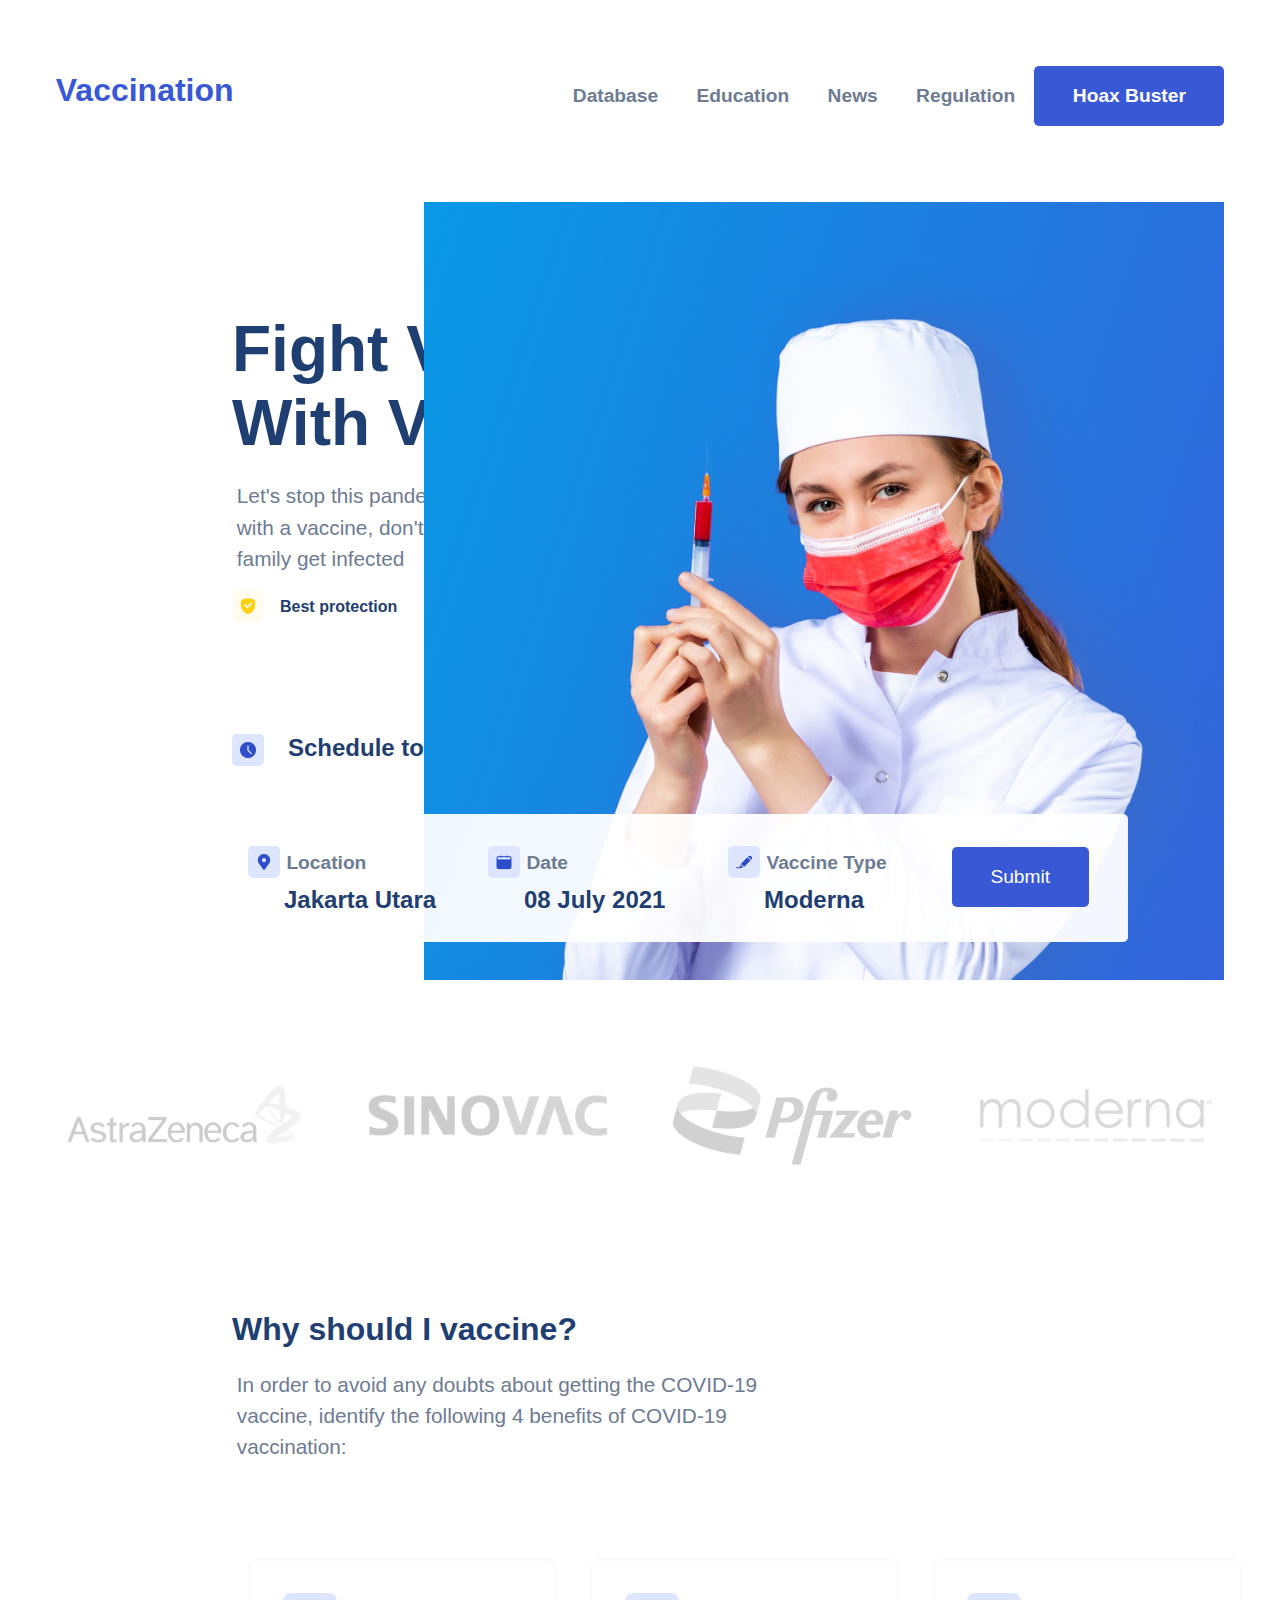
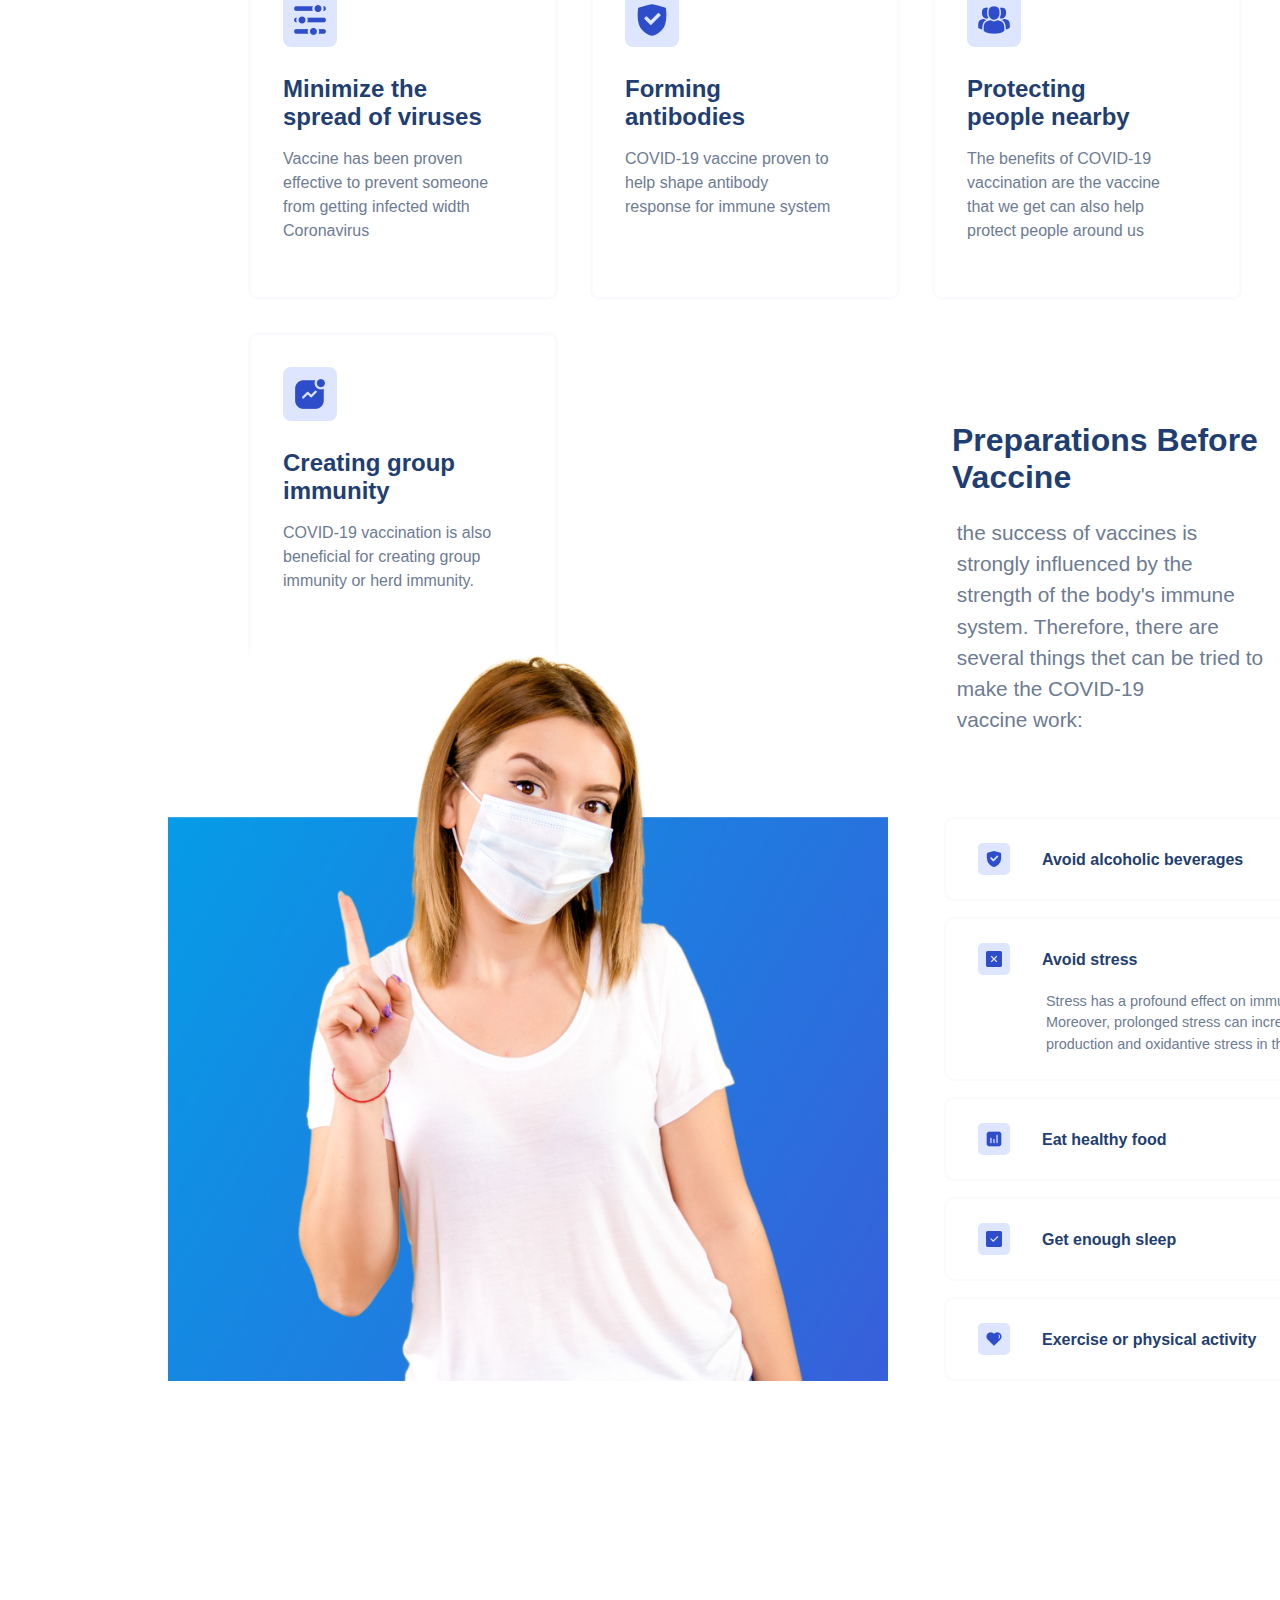
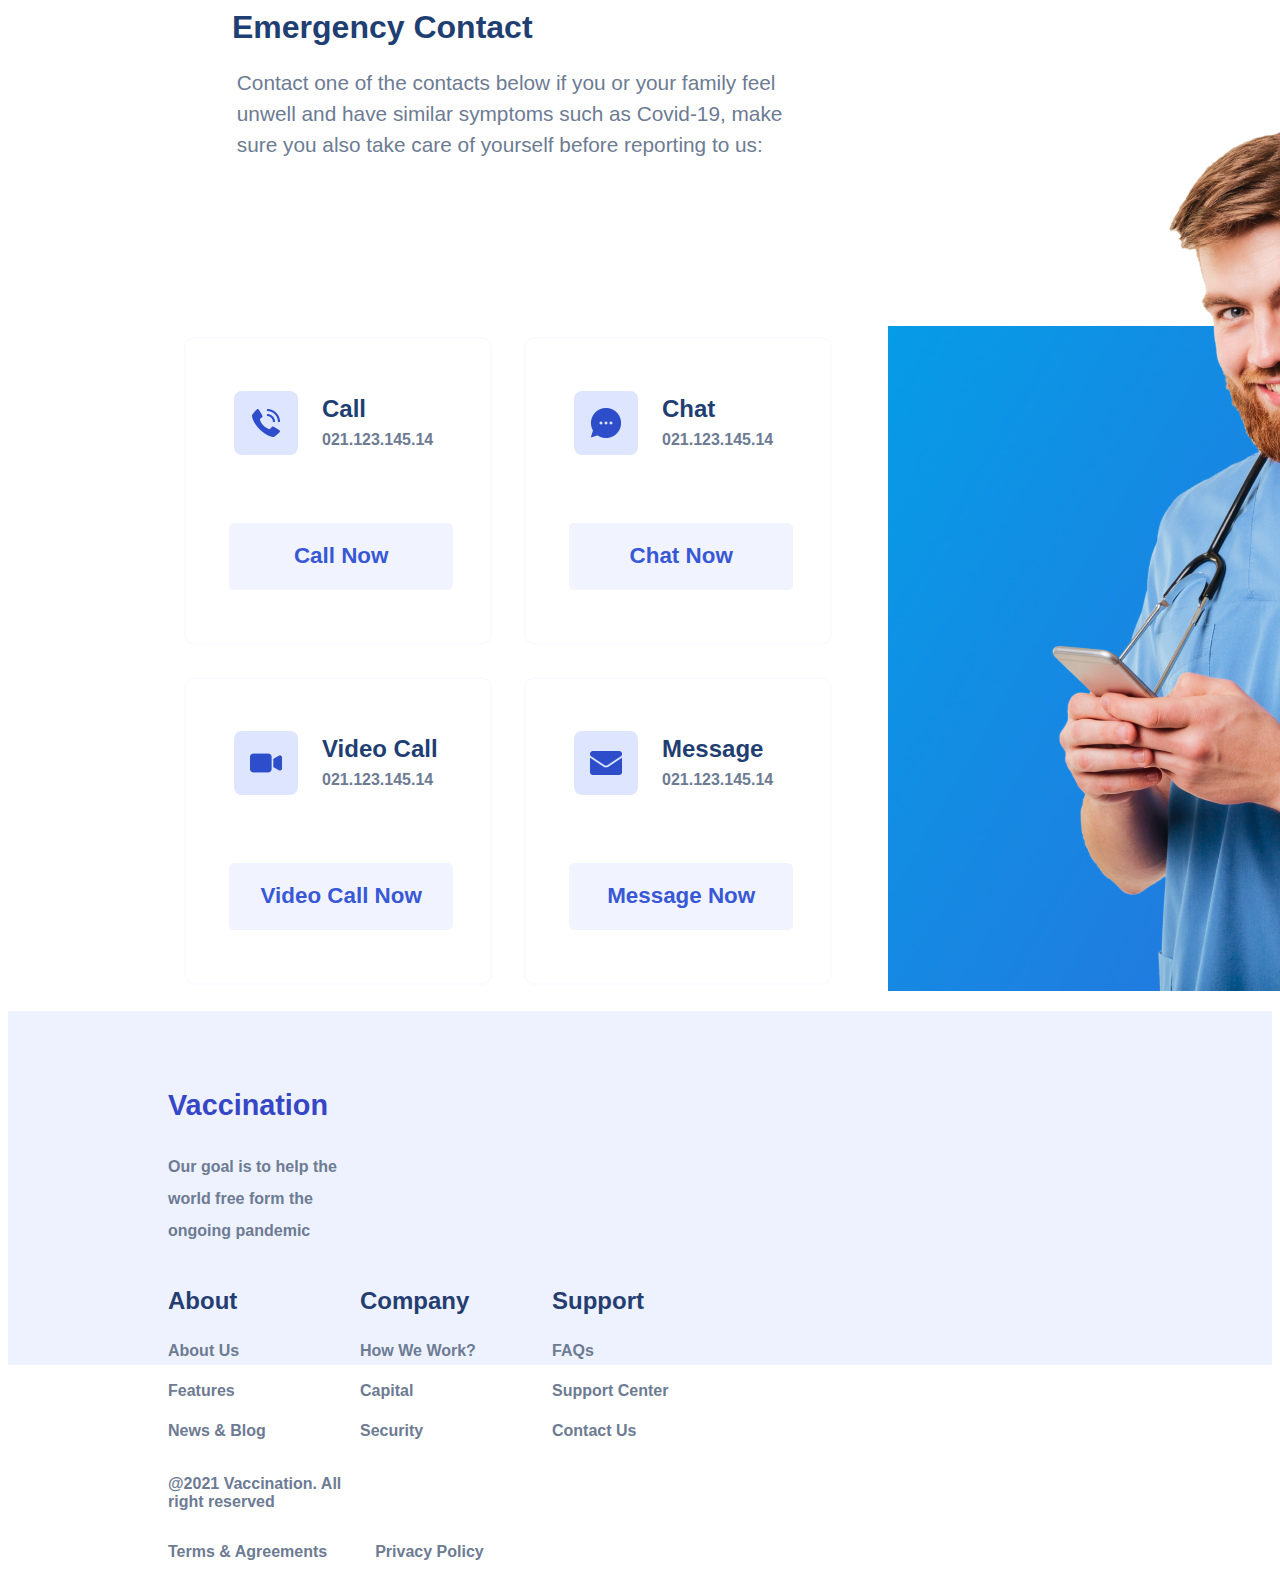
<file: 03 - CSS/index.html>
<!DOCTYPE html>
<html lang="en">
<head>
    <meta charset="UTF-8">
    <meta http-equiv="X-UA-Compatible" content="IE=edge">
    <meta name="viewport" content="width=device-width, initial-scale=1.0">
    <title>Vaccination</title>
    <link rel="stylesheet" href="./style.css">
</head>

<body>
    <div class="center">
        <p class="home">Vaccination</p>
        <p class="item">Database</p>
        <p class="item">Education</p>
        <p class="item">News</p>
        <p class="item">Regulation</p>
        <button class="menuButton">Hoax Buster</button>
    </div>

    <section>
        <h1 class="title">Fight Virus<br>With Vaccines</h1>
        <p class="description">Let's stop this pandemic by killing the virus<br>with a vaccine, don't let yourself and your<br>family get infected</p>
        <div class="info">
            <img src="./images/shield.png" alt="shield" class="icon1">
            <p class="icon1Text">Best protection</p>
            <img src="./images/star.png" alt="star" class="icon1">
            <p class="icon1Text">Selected Vaccines</p>
        </div>
    </section>

    <section class="schedule">
        <img src="./images/clock.png" alt="clock" class="icon2">
        <p class="icon2Text">Schedule tour vaccinations</p>
        <div class="request">
            <div class="reqOpt">
                <img src="./images/location.png" alt="location" class="icon2">
                <p class="reqOptTitle">Location</p>
                <p class="reqOptText">Jakarta Utara</p>
            </div>
            <div class="reqOpt">
                <img src="./images/calendar.png" alt="calendar" class="icon2">
                <p class="reqOptTitle">Date</p>
                <p class="reqOptText">08 July 2021</p>
            </div>
            <div class="reqOpt">
                <img src="./images/pencil.png" alt="pencil" class="icon2">
                <p class="reqOptTitle">Vaccine Type</p>
                <p class="reqOptText">Moderna</p>
            </div>
            <button class="reqButton">Submit</button>
        </div>
    </section>

    <div>
        <img src="./images/1.png" alt="doctor1" class="doctor1">
    </div>

    <div class="center">
        <img src="./images/astrazeneca.png" alt="Astrazeneca" class="brand">
        <img src="./images/sinovac.png" alt="Sinovac" class="brand">
        <img src="./images/pfizer.png" alt="Pfizer" class="brand">
        <img src="./images/moderna.png" alt="Moderna" class="brand">
    </div>

    <section>
        <h2 class="title2">Why should I vaccine?</h2>
        <p class="description">In order to avoid any doubts about getting the COVID-19<br>vaccine, identify the following 4 benefits of COVID-19<br>vaccination:</p>
    </section>

    <section class="reasons">
        <div class="reason">
            <img src="./images/options.png" alt="options" class="icon3">
            <p class="reasonTitle">Minimize the<br>spread of viruses</p>
            <p class="reasonText">Vaccine has been proven<br>effective to prevent someone<br>from getting infected width<br>Coronavirus</p>
        </div>
        <div class="reason">
            <img src="./images/shieldblue.png" alt="shieldblue" class="icon3">
            <p class="reasonTitle">Forming<br>antibodies</p>
            <p class="reasonText">COVID-19 vaccine proven to<br>help shape antibody<br>response for immune system</p>
        </div>
        <div class="reason">
            <img src="./images/group.png" alt="group" class="icon3">
            <p class="reasonTitle">Protecting<br>people nearby</p>
            <p class="reasonText">The benefits of COVID-19<br>vaccination are the vaccine<br>that we get can also help<br>protect people around us</p>
        </div>
        <div class="reason">
            <img src="./images/app.png" alt="app" class="icon3">
            <p class="reasonTitle">Creating group<br>immunity</p>
            <p class="reasonText">COVID-19 vaccination is also<br>beneficial for creating group<br>immunity or herd immunity.</p>
        </div>
    </section>

    <section class="title3">
        <h2 class="title2">Preparations Before Vaccine</h2>
        <p class="description">the success of vaccines is strongly influenced by the<br>strength of the body's immune system. Therefore, there are<br>several things thet can be tried to make the COVID-19<br>vaccine work:</p>
    </section>

    <div>
        <img src="./images/2.png" alt="doctor2" class="doctor2">
    </div>

    <section class="preparation">
        <div class="step">
            <img src="./images/shieldblue.png" alt="shield" class="stepIcon">
            <p class="stepTitle">Avoid alcoholic beverages</p>
            <img src="./images/more.png" alt="more" class="moreIcon">
        </div>
        <div class="stepExpanded">
            <img src="./images/cross.png" alt="cross" class="stepIcon">
            <p class="stepTitle">Avoid stress</p>
            <img src="./images/more.png" alt="more" class="moreExp">
            <p class="stepText">Stress has a profound effect on immune work.<br>Moreover, prolonged stress can increase cortisol<br>production and oxidantive stress in the body.</p>
        </div>
        <div class="step">
            <img src="./images/bars.png" alt="bars" class="stepIcon">
            <p class="stepTitle">Eat healthy food</p>
            <img src="./images/more.png" alt="more" class="moreIcon">
        </div>
        <div class="step">
            <img src="./images/check.png" alt="check" class="stepIcon">
            <p class="stepTitle">Get enough sleep</p>
            <img src="./images/more.png" alt="more" class="moreIcon">
        </div>
        <div class="step">
            <img src="./images/heart.png" alt="heart" class="stepIcon">
            <p class="stepTitle">Exercise or physical activity</p>
            <img src="./images/more.png" alt="more" class="moreIcon">
        </div>
    </section>

    <section class="title4">
        <h2 class="title2">Emergency Contact</h2>
        <p class="description">Contact one of the contacts below if you or your family feel<br>unwell and have similar symptoms such as Covid-19, make<br>sure you also take care of yourself before reporting to us:</p>
    </section>

    <section class="contact">
        <div class="contactOpt">
            <img src="./images/call.png" alt="call" class="icon4">
            <p class="contactTitle">Call</p>
            <p class="contactText">021.123.145.14</p>
            <button class="contactButton">Call Now</button>
        </div>
        <div class="contactOpt">
            <img src="./images/chat.png" alt="chat" class="icon4">
            <p class="contactTitle">Chat</p>
            <p class="contactText">021.123.145.14</p>
            <button class="contactButton">Chat Now</button>
        </div>
        <div class="contactOpt">
            <img src="./images/videocall.png" alt="videocall" class="icon4">
            <p class="contactTitle">Video Call</p>
            <p class="contactText">021.123.145.14</p>
            <button class="contactButton">Video Call Now</button>
        </div>
        <div class="contactOpt">
            <img src="./images/message.png" alt="message" class="icon4">
            <p class="contactTitle">Message</p>
            <p class="contactText">021.123.145.14</p>
            <button class="contactButton">Message Now</button>
        </div>
    </section>

    <div class="doctor3">
        <img src="./images/3.png" alt="doctor3">
    </div>

    <section class="footer">
        <div class="space">
            <p>‎</p>
        </div>
        <div class="company">
            <div class="goal">
                <p class="goalTitle">Vaccination</p>
                <p class="goalText">Our goal is to help the<br>world free form the<br>ongoing pandemic</p>
            </div>

            <div class="links">
                <p class="linksTitle">About</p>
                <p class="linksText">About Us</p>
                <p class="linksText">Features</p>
                <p class="linksText">News & Blog</p>
            </div>

            <div class="links">
                <p class="linksTitle">Company</p>
                <p class="linksText">How We Work?</p>
                <p class="linksText">Capital</p>
                <p class="linksText">Security</p>
            </div>

            <div class="links">
                <p class="linksTitle">Support</p>
                <p class="linksText">FAQs</p>
                <p class="linksText">Support Center</p>
                <p class="linksText">Contact Us</p>
            </div>
        </div>

        <div class="bottom">
            <p class="bottom1">@2021 Vaccination. All right reserved</p>
            <p class="bottom2">Terms & Agreements</p>
            <p class="bottom2">Privacy Policy</p>
        </div>
    </section>
</body>



</html>
</file>
<file: 03 - CSS/style.css>
*{
    font-family:Arial, Helvetica, sans-serif;
}

.center{
    justify-content: center;
    display: flex;
}

.home{
    color:#3858d6;
    font-weight: bold;
    font-size: 200%;
    margin: 0 10em 0 0;
    padding: 2em 0;
}

.item{
    color:#6d7b93;
    font-weight: bold;
    font-size: 120%;
    margin: 0 1em;
    padding: 4em 0;
}

.menuButton{
    color: white;
    font-weight: bold;
    font-size: 120%;
    margin: 3em 0;
    padding: 1em 2em;
    border: none;
    border-radius: 5px;
    background: #3858d6;
}

.title{
    color: #1f3e72;
    font-weight: 900;
    font-size: 400%;
    margin: 2em 0 0 3.5em;
}
.description{
    color: #6d7b93;
    font-weight: normal;
    font-size: 130%;
    margin: 1em 0 0 11em;
    line-height: 150%;
}

.info{
    margin: 1em 0 0 14em;
}

.icon1{
    width: 1em;
    height: 1em;
    padding: 0.5em;
    background-color: #fffbef;
    border-radius: 5px;
    float: left;
}

.icon1Text{
    width: 20em;
    color: #1f3e72;
    font-weight:bold;
    font-size: 100%;
    margin: 0.5em -10em 0 0;
    padding: 0 0 0 1em;
    float: left;
}

.schedule{
    margin: 10em 0 0 14em;
}

.icon2{
    width: 1em;
    height: 1em;
    padding: 0.5em;
    background-color: #dde5ff;
    border-radius: 5px;
    float: left;
}

.icon2Text{
    width: 20em;
    color: #1f3e72;
    font-weight:bold;
    font-size: 150%;
    margin: 0 0 0 0;
    padding: 0 0 0 1em;
    float: left;
}

.request{
    width: 56em;
    height: 8em;
    margin: 5em 0 0 0;
    background-color: rgba(255, 255, 255, 0.95);
    border-radius: 5px;
    position: absolute;
}

.reqOpt{
    width: 14em;
    margin: 2em 0 0 1em;
    float: left;
}

.reqOptTitle{
    color:#6d7b93;
    font-weight:bold;
    font-size: 120%;
    margin: 0.3em 0 0 2em;
}

.reqOptText{
    color: #1f3e72;
    font-weight:bold;
    font-size: 150%;
    margin: 0.5em 0 0 1.5em;

}

.reqButton{
    color: white;
    font-size: 120%;
    margin: 1.7em 0;
    padding: 1em 2em;
    border: none;
    border-radius: 5px;
    background: #3858d6;
}

.doctor1{
    width: 50em;
    margin: -35em 0 0 10em;
}

.brand{
    width: 15em;
    padding: 4em 2em;
    filter: opacity(0.2) grayscale(1);
    margin: auto 0%;
}

.title2{
    color: #1f3e72;
    font-weight: 900;
    font-size: 200%;
    margin: 2em 0 0 7em;
}

.reasons{
    margin: 5em 0 0 14em;
}

.reason{
    border: 3px solid #fbfbff;
    width: 15em;
    height: 17em;
    padding: 2em;
    margin: 1em;
    border-radius: 10px;
    float: left;
}

.icon3{
    width:2em;
    height: 2em;
    padding: 0.7em;
    background-color: #dde5ff;
    border-radius: 8px;
}

.reasonTitle{
    color: #1f3e72;
    font-weight:bold;
    font-size: 150%;
    margin: 1em 0 0 0;
}

.reasonText{
    color:#6d7b93;
    font-weight:normal;
    font-size: 100%;
    margin: 1em 0 0 0;
    line-height: 150%;
}

.title3{
    margin: 35em 0 0 45em;
}

.doctor2{
    width: 45em;
    margin: -5em 0 0 10em;
}

.preparation{
    margin: -36em 0 0 58em;
    width: 40em;
}

.step{
    border: 2px solid #fbfbff;
    width: 30em;
    height: 1em;
    padding: 2em;
    margin: 0.5em;
    border-radius: 10px;
    float: left;
}

.stepExpanded{
    border: 2px solid #fbfbff;
    width: 30em;
    height: 6em;
    padding: 2em;
    margin: 0.5em;
    border-radius: 10px;
    float: left;
}

.stepIcon{
    width: 1em;
    height: 1em;
    margin: -0.5em 0 0 0;
    padding: 0.5em;
    background-color: #dde5ff;
    border-radius: 5px;
    float: left;
}

.moreIcon{
    width: 0.5em;
    height: 0.5em;
    margin: -0.2em 0 0 0;
    padding: 0.5em;
    background-color: #dde5ff;
    border-radius: 5px;
    float: right;
}

.moreExp{
    width: 0.5em;
    height: 0.5em;
    margin: -0.2em 0 0 0;
    padding: 0.5em;
    background-color: #dde5ff;
    border-radius: 5px;
    transform: scaleY(-1);
    filter: opacity(0.8) grayscale(1);
    float: right;
}

.stepTitle{
    color: #1f3e72;
    font-weight: bold;
    font-size: 100%;
    margin: 0 0 0 2em;
    float: left;
}

.stepText{
    color: #6d7b93;
    font-weight: normal;
    font-size: 90%;
    margin: 1.5em 0 0 2.5em;
    line-height: 150%;
    float: left;
}

.title4{
    margin: 50em 0 0 0;
}

.doctor3{
    width: 45em;
    margin: -12em 0 0 55em;
}

.contact{
    margin: 10em 0 0 10em;
    width: 60em;
}

.contactOpt{
    border: 2px solid #fbfbff;
    width: 15em;
    height: 15em;
    padding: 2em;
    margin: 1em;
    border-radius: 10px;
    float: left;
}

.icon4{
    width:2em;
    height: 2em;
    padding: 1em;
    margin: 1.3em 0 0 1em;
    background-color: #dde5ff;
    border-radius: 8px;
    float: left;
}

.contactTitle{
    color: #1f3e72;
    font-weight:bold;
    font-size: 150%;
    width: 5em;
    margin: 1em 0 0 1em;
    float: left;
}

.contactText{
    color:#6d7b93;
    font-weight:bold;
    font-size: 100%;
    width: 5em;
    margin: 0.5em 0 0 1.5em;
    float: left;
}

.contactButton{
    color: #3858d6;
    font-weight: bold;
    font-size: 140%;
    margin: 3em 0.5em;
    width: 10em;
    height: 3em;
    border: none;
    border-radius: 5px;
    background: #f1f4ff;
}
.contactButton:hover{
    color: white;
    background: #3858d6;
    box-shadow: 0 8px 20px -8px #3858d6;
}

.footer{
    background-color: #eef2ff;
}

.company{
    padding: 1em 0 0 10em;
    float: left;
}

.goal{
    width: 12em;
    margin: 0 50em 0 0;
    float: left;
}

.goalTitle{
    color: #3646c5;
    font-weight:bold;
    font-size: 180%;
}

.goalText{
    color:#6d7b93;
    font-weight:bold;
    font-size: 100%;
    line-height: 200%;
}

.links{
    width: 12em;
    float: left;
}

.linksTitle{
    color: #253e71;
    font-weight:bold;
    font-size: 150%;
}

.linksText{
    color:#6d7b93;
    font-weight:bold;
    font-size: 100%;
    line-height: 150%;
}

.bottom{
    padding: 15em 0 5em 10em;
}

.bottom1{
    color:#6d7b93;
    font-weight:bold;
    font-size: 100%;
    padding: 0 58em 0 0;
    float: left;
}

.bottom2{
    color:#6d7b93;
    font-weight:bold;
    font-size: 100%;
    padding: 0 3em 0 0;
    float: left;
}
</file>
